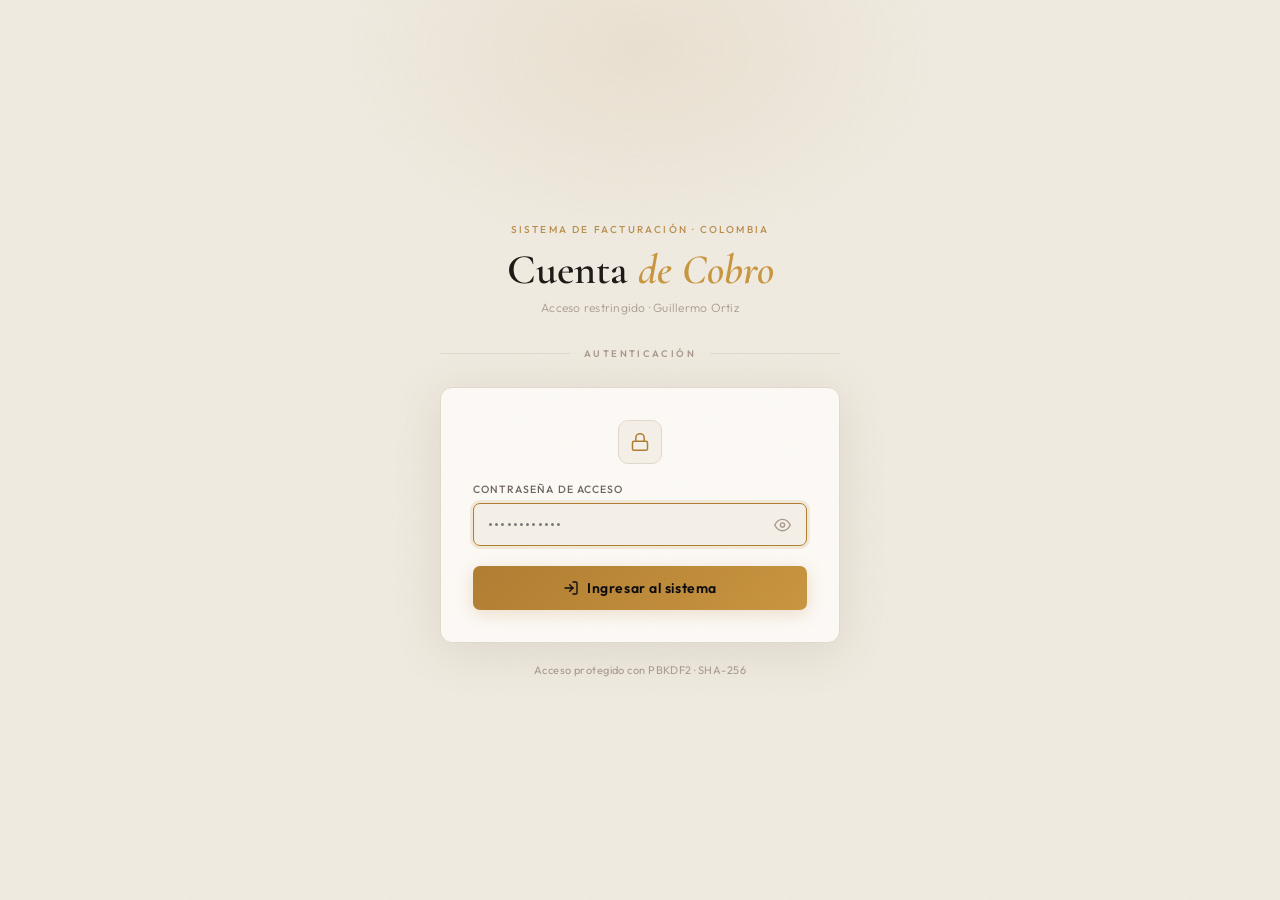
<file: login.html>
<!DOCTYPE html>
<html lang="es">
<head>
  <meta charset="UTF-8" />
  <meta name="viewport" content="width=device-width, initial-scale=1.0" />
  <title>Acceso · Sistema de Facturación</title>
  <link rel="preconnect" href="https://fonts.googleapis.com">
  <link rel="preconnect" href="https://fonts.gstatic.com" crossorigin>
  <link href="https://fonts.googleapis.com/css2?family=Cormorant+Garamond:ital,wght@0,400;0,600;0,700;1,400&family=Outfit:wght@300;400;500;600&display=swap" rel="stylesheet">
  <script src="auth.js"></script>
  <style>
    :root {
      --bg:          #F0EBE1;
      --surface:     #FDFAF6;
      --surface-2:   #F5F0E8;
      --border:      #E2D9CC;
      --border-hi:   #CBBFB0;
      --text:        #1C1814;
      --text-soft:   #6B6259;
      --text-muted:  #A8998C;
      --gold:        #B07D30;
      --gold-light:  #C9953E;
      --gold-glow:   rgba(176, 125, 48, 0.14);
      --danger:      #C0392B;
      --danger-bg:   rgba(192, 57, 43, 0.08);
      --shadow:      0 8px 48px rgba(100, 80, 50, 0.13);
    }

    *, *::before, *::after { box-sizing: border-box; margin: 0; padding: 0; }
    html { -webkit-font-smoothing: antialiased; }

    body {
      font-family: 'Outfit', sans-serif;
      background: var(--bg);
      color: var(--text);
      min-height: 100vh;
      display: flex;
      align-items: center;
      justify-content: center;
      padding: 24px;
    }

    /* Grain */
    body::before {
      content: "";
      position: fixed;
      inset: 0;
      pointer-events: none;
      z-index: 999;
      opacity: 0.04;
      background-image: url("data:image/svg+xml,%3Csvg viewBox='0 0 256 256' xmlns='http://www.w3.org/2000/svg'%3E%3Cfilter id='n'%3E%3CfeTurbulence type='fractalNoise' baseFrequency='0.9' numOctaves='4' stitchTiles='stitch'/%3E%3C/filter%3E%3Crect width='100%25' height='100%25' filter='url(%23n)'/%3E%3C/svg%3E");
      background-size: 200px 200px;
    }

    /* Glow */
    body::after {
      content: "";
      position: fixed;
      top: -150px;
      left: 50%;
      transform: translateX(-50%);
      width: 600px;
      height: 400px;
      border-radius: 50%;
      background: radial-gradient(ellipse, rgba(176, 125, 48, 0.09) 0%, transparent 70%);
      pointer-events: none;
      z-index: 0;
    }

    .login-wrap {
      position: relative;
      z-index: 1;
      width: 100%;
      max-width: 400px;
      animation: fadeUp 0.7s cubic-bezier(0.22, 1, 0.36, 1) both;
    }

    /* Header */
    .login-header {
      text-align: center;
      margin-bottom: 32px;
    }

    .login-eyebrow {
      font-size: 10px;
      font-weight: 500;
      letter-spacing: 0.22em;
      text-transform: uppercase;
      color: var(--gold);
      margin-bottom: 12px;
      opacity: 0.85;
    }

    .login-title {
      font-family: 'Cormorant Garamond', serif;
      font-size: 42px;
      font-weight: 600;
      line-height: 1.05;
      color: var(--text);
      margin-bottom: 8px;
    }

    .login-title em {
      font-style: italic;
      color: var(--gold-light);
    }

    .login-sub {
      font-size: 12px;
      font-weight: 300;
      color: var(--text-muted);
      letter-spacing: 0.02em;
    }

    /* Divider */
    .divider {
      display: flex;
      align-items: center;
      gap: 14px;
      margin-bottom: 28px;
    }
    .divider span {
      flex: 1;
      height: 1px;
      background: var(--border);
    }
    .divider em {
      font-size: 9.5px;
      font-weight: 600;
      letter-spacing: 0.25em;
      color: var(--text-muted);
      text-transform: uppercase;
      font-style: normal;
    }

    /* Card */
    .login-card {
      background: var(--surface);
      border: 1px solid var(--border);
      border-radius: 12px;
      padding: 32px;
      box-shadow: var(--shadow);
    }

    label {
      display: flex;
      flex-direction: column;
      gap: 7px;
      margin-bottom: 20px;
    }

    .label-text {
      font-size: 10.5px;
      font-weight: 500;
      letter-spacing: 0.1em;
      text-transform: uppercase;
      color: var(--text-soft);
    }

    .input-wrap {
      position: relative;
    }

    input[type="password"],
    input[type="text"] {
      width: 100%;
      padding: 11px 44px 11px 14px;
      font-size: 15px;
      font-family: 'Outfit', sans-serif;
      font-weight: 400;
      border: 1px solid var(--border-hi);
      border-radius: 7px;
      background: var(--surface-2);
      color: var(--text);
      outline: none;
      transition: border-color 0.2s, box-shadow 0.2s;
      letter-spacing: 0.08em;
    }

    input:focus {
      border-color: var(--gold);
      box-shadow: 0 0 0 3px var(--gold-glow);
    }

    input.error {
      border-color: var(--danger);
      box-shadow: 0 0 0 3px rgba(192, 57, 43, 0.1);
      animation: shake 0.4s ease;
    }

    /* Toggle mostrar/ocultar */
    .toggle-vis {
      position: absolute;
      right: 12px;
      top: 50%;
      transform: translateY(-50%);
      background: none;
      border: none;
      cursor: pointer;
      color: var(--text-muted);
      padding: 4px;
      display: flex;
      align-items: center;
      transition: color 0.15s;
    }
    .toggle-vis:hover { color: var(--gold); }

    /* Error message */
    .error-msg {
      font-size: 12px;
      color: var(--danger);
      margin-top: -14px;
      margin-bottom: 16px;
      display: none;
      align-items: center;
      gap: 5px;
    }
    .error-msg.visible { display: flex; }

    /* Submit */
    .btn-login {
      width: 100%;
      padding: 13px;
      font-family: 'Outfit', sans-serif;
      font-size: 14px;
      font-weight: 600;
      letter-spacing: 0.04em;
      border: none;
      border-radius: 7px;
      cursor: pointer;
      background: linear-gradient(135deg, var(--gold) 0%, var(--gold-light) 100%);
      color: #09090E;
      box-shadow: 0 4px 18px rgba(176, 125, 48, 0.22);
      transition: transform 0.2s, box-shadow 0.2s;
      display: flex;
      align-items: center;
      justify-content: center;
      gap: 8px;
    }

    .btn-login:hover:not(:disabled) {
      transform: translateY(-2px);
      box-shadow: 0 8px 28px rgba(176, 125, 48, 0.32);
    }

    .btn-login:active:not(:disabled) {
      transform: translateY(0);
    }

    .btn-login:disabled {
      opacity: 0.65;
      cursor: not-allowed;
      transform: none;
    }

    /* Spinner */
    .spinner {
      width: 16px;
      height: 16px;
      border: 2px solid rgba(9,9,14,0.25);
      border-top-color: #09090E;
      border-radius: 50%;
      animation: spin 0.7s linear infinite;
      display: none;
    }

    .btn-login.loading .spinner { display: block; }
    .btn-login.loading .btn-text { display: none; }
    .btn-login.loading .btn-icon { display: none; }

    /* Footer */
    .login-footer {
      text-align: center;
      margin-top: 20px;
      font-size: 11px;
      color: var(--text-muted);
      letter-spacing: 0.04em;
    }

    /* Lock icon */
    .lock-badge {
      width: 44px;
      height: 44px;
      background: var(--surface-2);
      border: 1px solid var(--border);
      border-radius: 10px;
      display: flex;
      align-items: center;
      justify-content: center;
      margin: 0 auto 18px;
      color: var(--gold);
    }

    /* Animations */
    @keyframes fadeUp {
      from { opacity: 0; transform: translateY(20px); }
      to   { opacity: 1; transform: translateY(0); }
    }

    @keyframes shake {
      0%,100% { transform: translateX(0); }
      20%      { transform: translateX(-6px); }
      40%      { transform: translateX(6px); }
      60%      { transform: translateX(-4px); }
      80%      { transform: translateX(4px); }
    }

    @keyframes spin {
      to { transform: rotate(360deg); }
    }
  </style>
</head>
<body>

  <div class="login-wrap">

    <header class="login-header">
      <p class="login-eyebrow">Sistema de Facturación · Colombia</p>
      <h1 class="login-title">Cuenta <em>de Cobro</em></h1>
      <p class="login-sub">Acceso restringido · Guillermo Ortiz</p>
    </header>

    <div class="divider">
      <span></span><em>Autenticación</em><span></span>
    </div>

    <div class="login-card">

      <div class="lock-badge">
        <svg width="20" height="20" viewBox="0 0 24 24" fill="none" stroke="currentColor" stroke-width="1.8" stroke-linecap="round" stroke-linejoin="round">
          <rect x="3" y="11" width="18" height="11" rx="2" ry="2"/>
          <path d="M7 11V7a5 5 0 0 1 10 0v4"/>
        </svg>
      </div>

      <form id="loginForm" autocomplete="off">
        <label>
          <span class="label-text">Contraseña de acceso</span>
          <div class="input-wrap">
            <input
              type="password"
              id="passwordInput"
              placeholder="••••••••••••"
              autocomplete="current-password"
              autofocus
            />
            <button type="button" class="toggle-vis" id="toggleVis" tabindex="-1" title="Mostrar / ocultar">
              <svg id="eyeIcon" width="17" height="17" viewBox="0 0 24 24" fill="none" stroke="currentColor" stroke-width="2" stroke-linecap="round">
                <path d="M1 12s4-8 11-8 11 8 11 8-4 8-11 8-11-8-11-8z"/>
                <circle cx="12" cy="12" r="3"/>
              </svg>
            </button>
          </div>
        </label>

        <div class="error-msg" id="errorMsg">
          <svg width="13" height="13" viewBox="0 0 24 24" fill="none" stroke="currentColor" stroke-width="2.5"><circle cx="12" cy="12" r="10"/><line x1="12" y1="8" x2="12" y2="12"/><line x1="12" y1="16" x2="12.01" y2="16"/></svg>
          Contraseña incorrecta. Intenta nuevamente.
        </div>

        <button type="submit" class="btn-login" id="loginBtn">
          <svg class="btn-icon" width="16" height="16" viewBox="0 0 24 24" fill="none" stroke="currentColor" stroke-width="2" stroke-linecap="round"><path d="M15 3h4a2 2 0 0 1 2 2v14a2 2 0 0 1-2 2h-4"/><polyline points="10 17 15 12 10 7"/><line x1="15" y1="12" x2="3" y2="12"/></svg>
          <span class="btn-text">Ingresar al sistema</span>
          <div class="spinner"></div>
        </button>
      </form>

    </div>

    <p class="login-footer">Acceso protegido con PBKDF2 · SHA-256</p>

  </div>

  <script>
    // Si ya está autenticado, ir directo al sistema
    if (Auth.isAuthenticated()) {
      location.replace("index.html");
    }

    const form          = document.getElementById("loginForm");
    const passwordInput = document.getElementById("passwordInput");
    const loginBtn      = document.getElementById("loginBtn");
    const errorMsg      = document.getElementById("errorMsg");
    const toggleVis     = document.getElementById("toggleVis");
    const eyeIcon       = document.getElementById("eyeIcon");

    // Mostrar / ocultar contraseña
    toggleVis.addEventListener("click", () => {
      const isPass = passwordInput.type === "password";
      passwordInput.type = isPass ? "text" : "password";
      eyeIcon.innerHTML = isPass
        ? `<path d="M17.94 17.94A10.07 10.07 0 0 1 12 20c-7 0-11-8-11-8a18.45 18.45 0 0 1 5.06-5.94"/>
           <path d="M9.9 4.24A9.12 9.12 0 0 1 12 4c7 0 11 8 11 8a18.5 18.5 0 0 1-2.16 3.19"/>
           <line x1="1" y1="1" x2="23" y2="23"/>`
        : `<path d="M1 12s4-8 11-8 11 8 11 8-4 8-11 8-11-8-11-8z"/>
           <circle cx="12" cy="12" r="3"/>`;
    });

    // Ocultar error cuando el usuario empieza a escribir
    passwordInput.addEventListener("input", () => {
      passwordInput.classList.remove("error");
      errorMsg.classList.remove("visible");
    });

    // Submit
    form.addEventListener("submit", async (e) => {
      e.preventDefault();
      const password = passwordInput.value;
      if (!password) return;

      loginBtn.disabled = true;
      loginBtn.classList.add("loading");
      errorMsg.classList.remove("visible");

      try {
        const ok = await Auth.verify(password);
        if (ok) {
          Auth.setAuthenticated();
          location.replace("index.html");
        } else {
          passwordInput.classList.add("error");
          errorMsg.classList.add("visible");
          passwordInput.value = "";
          passwordInput.focus();
        }
      } catch (err) {
        console.error("Auth error:", err);
        errorMsg.textContent = "Error interno. Recarga la página.";
        errorMsg.classList.add("visible");
      } finally {
        loginBtn.disabled = false;
        loginBtn.classList.remove("loading");
      }
    });
  </script>

</body>
</html>
</file>
